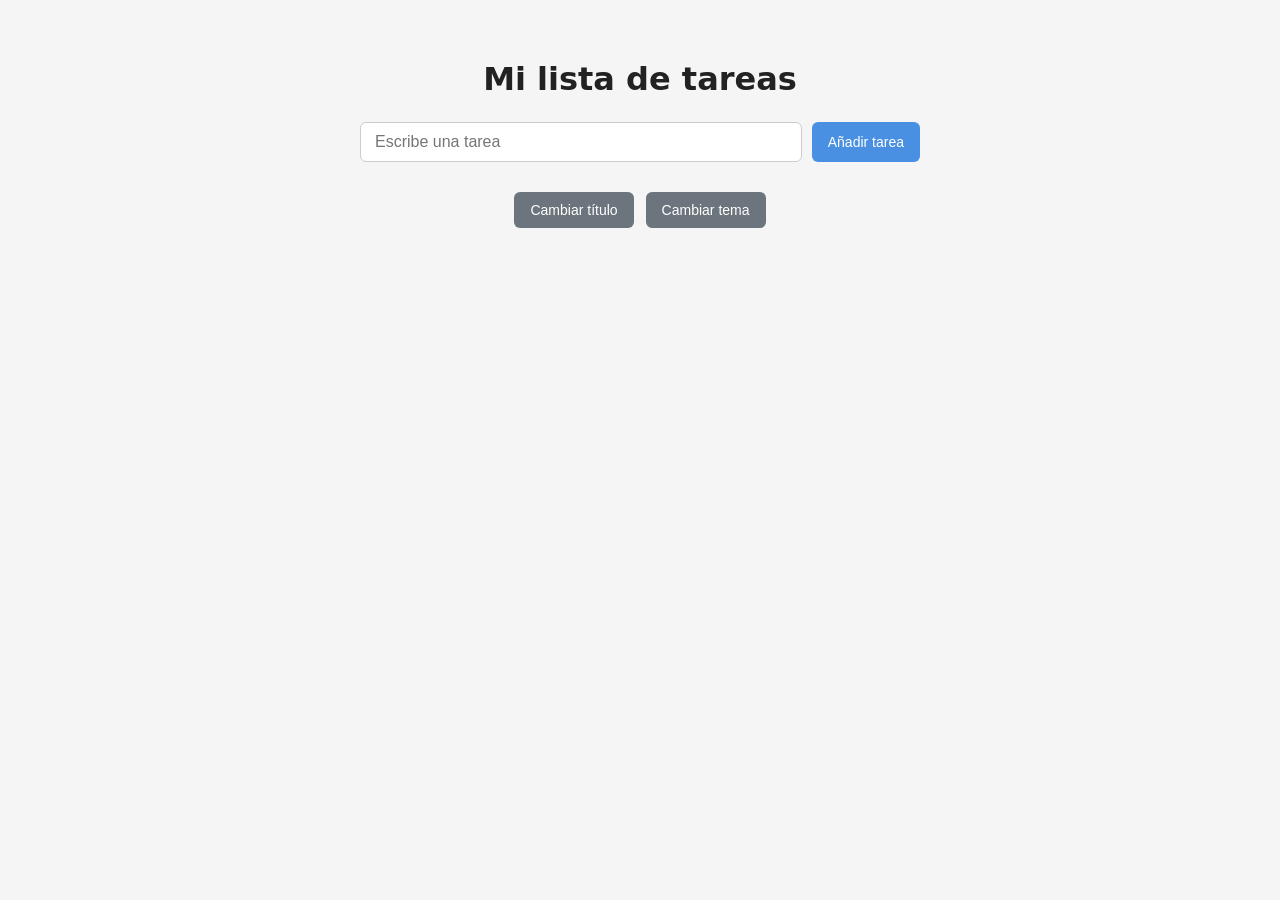
<file: index.html>
<!DOCTYPE html>
<html lang="es">
<head>
  <meta charset="UTF-8">
  <meta name="viewport" content="width=device-width, initial-scale=1.0">
  <title>Gestor de tareas</title>
  <link rel="stylesheet" href="form_tarea.css">
</head>
<body>
  <h1 id="titulo">Mi lista de tareas</h1>

  <div class="controles">
    <input type="text" id="tarea" placeholder="Escribe una tarea" autocomplete="off">
    <button id="anadir">Añadir tarea</button>
  </div>

  <ul id="lista"></ul>

  <div class="botones-extra">
    <button id="cambiar-titulo">Cambiar título</button>
    <button id="tema">Cambiar tema</button>
  </div>

  <script src="form_tarea.js"></script>
</body>
</html>

<!-- revisa tu hml -->
</file>
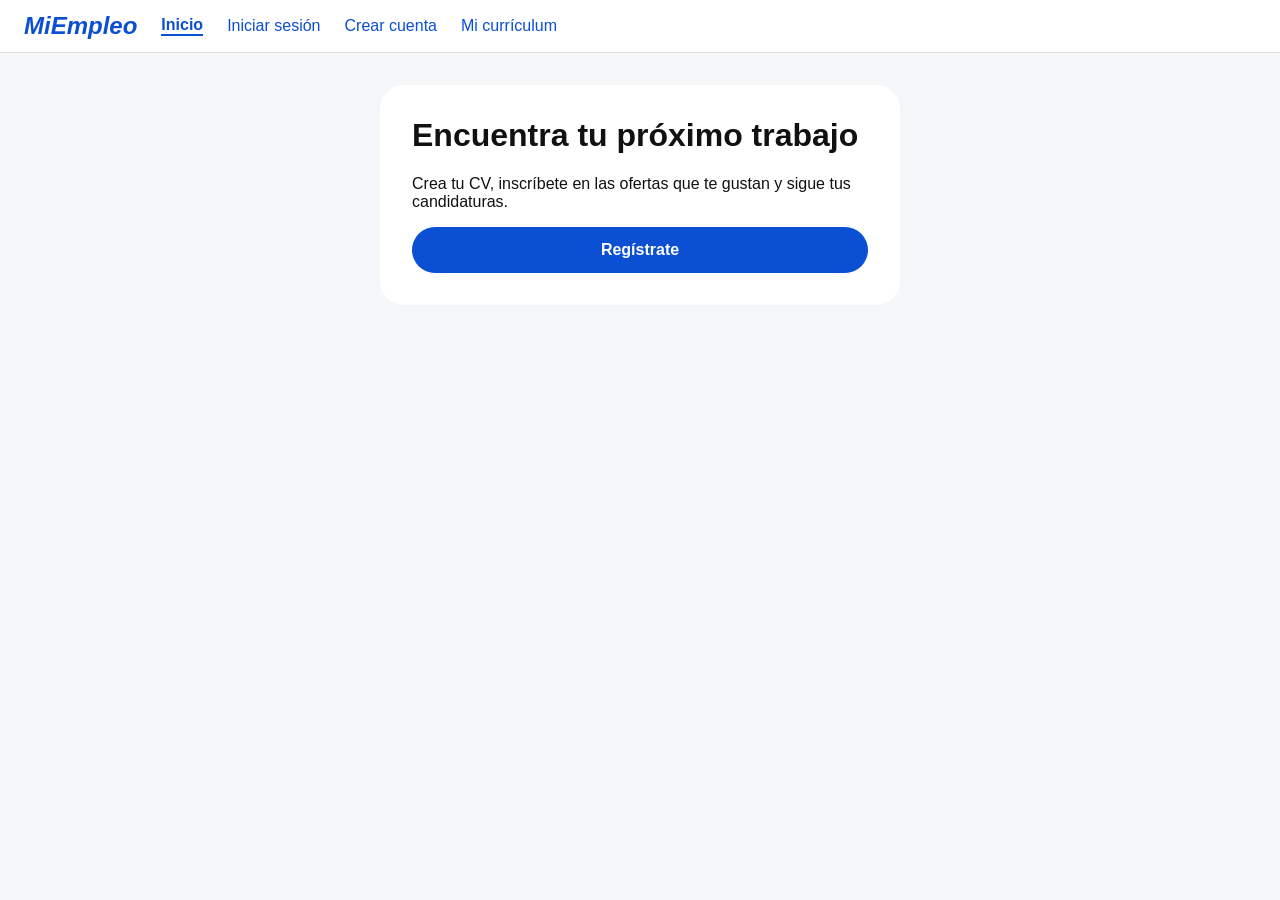
<file: infojobs/index.html>
<!DOCTYPE html>
<html lang="es">
<head>
  <meta charset="UTF-8">
  <meta name="viewport" content="width=device-width, initial-scale=1">
  <title>Inicio - MiEmpleo</title>
  <!-- CSS: el orden importa, base.css define las variables -->
  <link rel="stylesheet" href="css/base.css">
  <link rel="stylesheet" href="css/navegacion.css">
  <link rel="stylesheet" href="css/formularios.css">
</head>
<body>
  <!-- Barra superior (se repite igual en cada página) -->
  <nav>
    <span class="logo">MiEmpleo</span>
    <a href="index.html">Inicio</a>
    <a href="login.html">Iniciar sesión</a>
    <a href="registro.html">Crear cuenta</a>
    <a href="curriculum.html">Mi currículum</a>
  </nav>

  <main>
    <div class="tarjeta">
      <h1>Encuentra tu próximo trabajo</h1>
      <p>Crea tu CV, inscríbete en las ofertas que te gustan y sigue tus candidaturas.</p>
      <a class="boton" href="registro.html">Regístrate</a>
    </div>
  </main>

  <!-- JS al final del body: así el HTML ya existe cuando el código lo busca -->
  <script src="js/comun.js"></script>
</body>
</html>
</file>
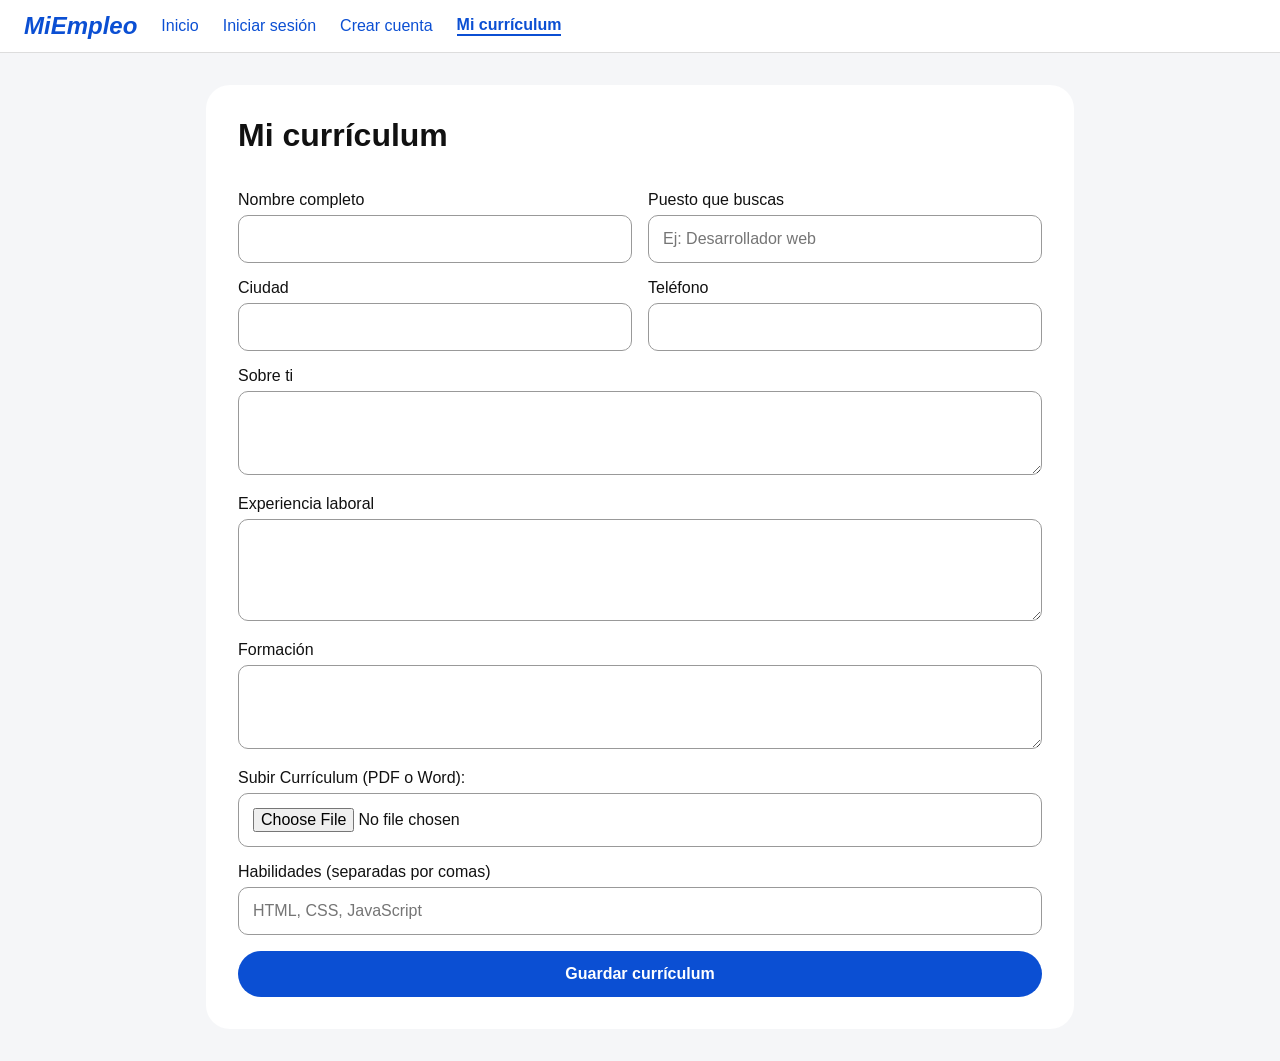
<file: infojobs/curriculum.html>
<!DOCTYPE html>
<html lang="es">
<head>
  <meta charset="UTF-8">
  <meta name="viewport" content="width=device-width, initial-scale=1">
  <title>Mi currículum - MiEmpleo</title>
  <!-- CSS: el orden importa, base.css define las variables -->
  <link rel="stylesheet" href="css/base.css">
  <link rel="stylesheet" href="css/navegacion.css">
  <link rel="stylesheet" href="css/formularios.css">
</head>
<body>
  <!-- Barra superior (se repite igual en cada página) -->
  <nav>
    <span class="logo">MiEmpleo</span>
    <a href="index.html">Inicio</a>
    <a href="login.html">Iniciar sesión</a>
    <a href="registro.html">Crear cuenta</a>
    <a href="curriculum.html">Mi currículum</a>
  </nav>

  <main>
    <div class="tarjeta ancha">
      <h1>Mi currículum</h1>
      <form id="form-cv">
        <div class="columnas">
          <div><label for="cv-nombre">Nombre completo</label>
               <input type="text" id="cv-nombre" required></div>
          <div><label for="cv-puesto">Puesto que buscas</label>
               <input type="text" id="cv-puesto" placeholder="Ej: Desarrollador web" required></div>
          <div><label for="cv-ciudad">Ciudad</label>
               <input type="text" id="cv-ciudad"></div>
          <div><label for="cv-telefono">Teléfono</label>
               <input type="tel" id="cv-telefono"></div>
        </div>

        <label for="cv-resumen">Sobre ti</label>
        <textarea id="cv-resumen" rows="3"></textarea>

        <label for="cv-experiencia">Experiencia laboral</label>
        <textarea id="cv-experiencia" rows="4"></textarea>

        <label for="cv-formacion">Formación</label>
        <textarea id="cv-formacion" rows="3"></textarea>

       <label for="cv-archivo">Subir Currículum (PDF o Word):</label>
<input type="file" id="cv-archivo" name="cv-archivo" accept=".pdf, .doc, .docx">


        <label for="cv-habilidades">Habilidades (separadas por comas)</label>
        <input type="text" id="cv-habilidades" placeholder="HTML, CSS, JavaScript">

        <button type="submit">Guardar currículum</button>
      </form>
    </div>
  </main>

  <!-- JS al final del body: así el HTML ya existe cuando el código lo busca -->
  <script src="js/comun.js"></script>
  <script src="js/curriculum.js"></script>
</body>
</html>
</file>
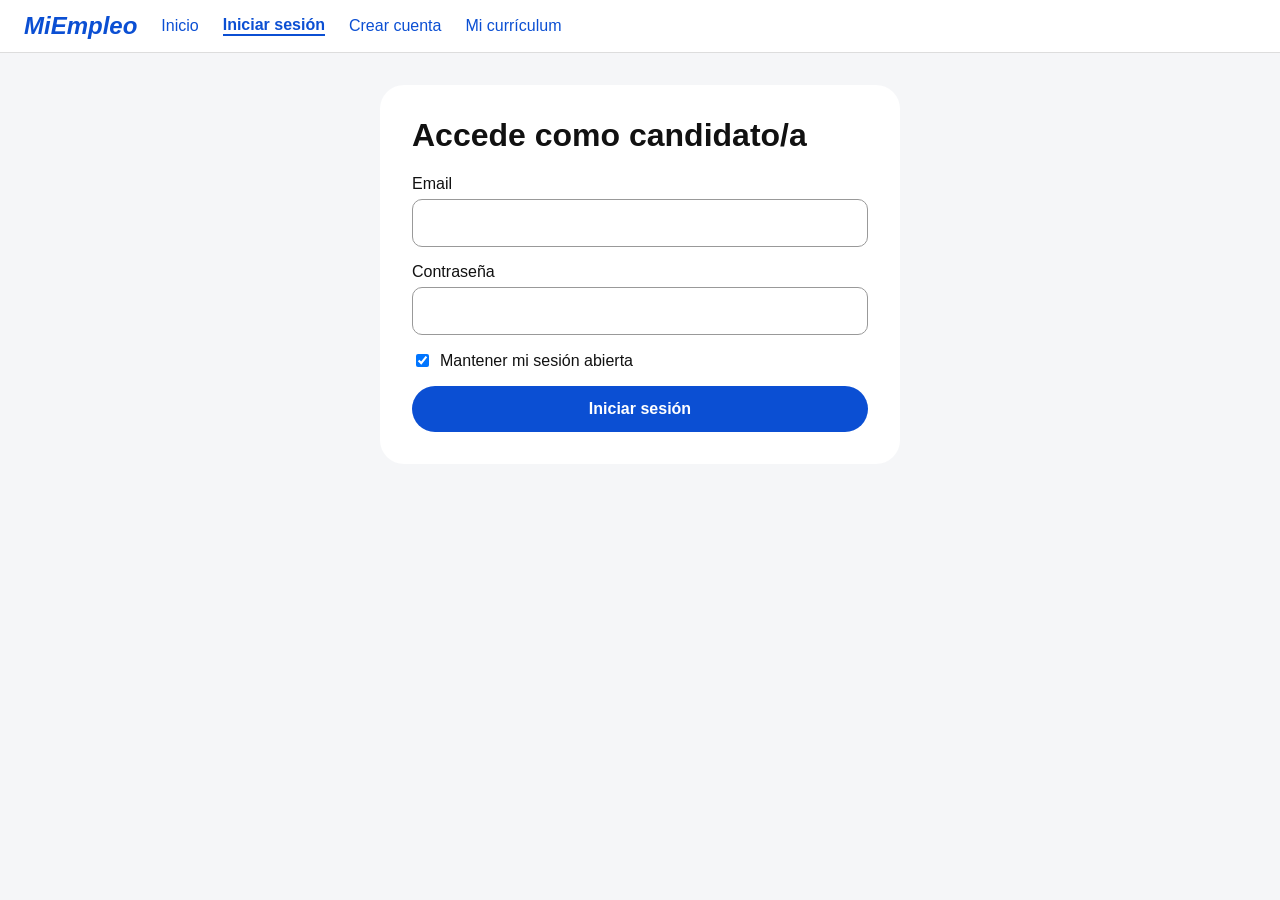
<file: infojobs/login.html>
<!DOCTYPE html>
<html lang="es">
<head>
  <meta charset="UTF-8">
  <meta name="viewport" content="width=device-width, initial-scale=1">
  <title>Iniciar sesión - MiEmpleo</title>
  <!-- CSS: el orden importa, base.css define las variables -->
  <link rel="stylesheet" href="css/base.css">
  <link rel="stylesheet" href="css/navegacion.css">
  <link rel="stylesheet" href="css/formularios.css">
</head>
<body>
  <!-- Barra superior (se repite igual en cada página) -->
  <nav>
    <span class="logo">MiEmpleo</span>
    <a href="index.html">Inicio</a>
    <a href="login.html">Iniciar sesión</a>
    <a href="registro.html">Crear cuenta</a>
    <a href="curriculum.html">Mi currículum</a>
  </nav>

  <main>
    <div class="tarjeta">
      <h1>Accede como candidato/a</h1>
      <form id="form-login">
        <label for="login-email">Email</label>
        <input type="email" id="login-email" required>

        <label for="login-pass">Contraseña</label>
        <input type="password" id="login-pass" required>

        <div class="check">
          <input type="checkbox" id="recordar" checked>
          <label for="recordar">Mantener mi sesión abierta</label>
        </div>

        <button type="submit">Iniciar sesión</button>
      </form>
    </div>
  </main>

  <!-- JS al final del body: así el HTML ya existe cuando el código lo busca -->
  <script src="js/comun.js"></script>
  <script src="js/login.js"></script>
</body>
</html>
</file>
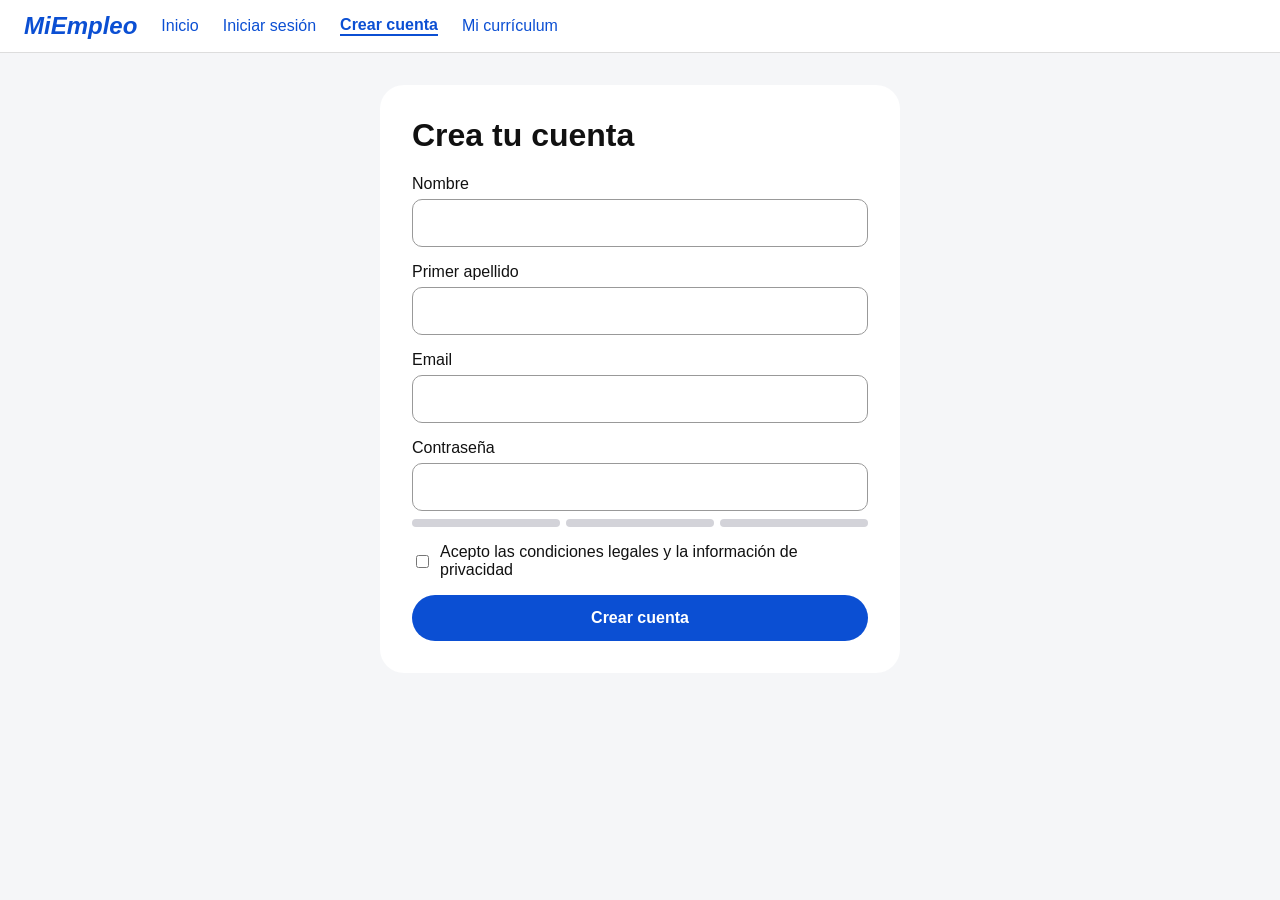
<file: infojobs/registro.html>
<!DOCTYPE html>
<html lang="es">
<head>
  <meta charset="UTF-8">
  <meta name="viewport" content="width=device-width, initial-scale=1">
  <title>Crear cuenta - MiEmpleo</title>
  <!-- CSS: el orden importa, base.css define las variables -->
  <link rel="stylesheet" href="css/base.css">
  <link rel="stylesheet" href="css/navegacion.css">
  <link rel="stylesheet" href="css/formularios.css">
</head>
<body>
  <!-- Barra superior (se repite igual en cada página) -->
  <nav>
    <span class="logo">MiEmpleo</span>
    <a href="index.html">Inicio</a>
    <a href="login.html">Iniciar sesión</a>
    <a href="registro.html">Crear cuenta</a>
    <a href="curriculum.html">Mi currículum</a>
  </nav>

  <main>
    <div class="tarjeta">
      <h1>Crea tu cuenta</h1>
      <form id="form-registro">
        <label for="reg-nombre">Nombre</label>
        <input type="text" id="reg-nombre" required>

        <label for="reg-apellido">Primer apellido</label>
        <input type="text" id="reg-apellido" required>

        <label for="reg-email">Email</label>
        <input type="email" id="reg-email" required>

        <label for="reg-pass">Contraseña</label>
        <input type="password" id="reg-pass" required>

        <!-- Los 3 trocitos que registro.js ilumina -->
        <div class="seguridad" id="seguridad"><span></span><span></span><span></span></div>

        <div class="check">
          <input type="checkbox" id="reg-acepto" required>
          <label for="reg-acepto">Acepto las condiciones legales y la información de privacidad</label>
        </div>

        <button type="submit">Crear cuenta</button>
      </form>
    </div>
  </main>

  <!-- JS al final del body: así el HTML ya existe cuando el código lo busca -->
  <script src="js/comun.js"></script>
  <script src="js/registro.js"></script>
</body>
</html>
</file>
<file: form_tarea.css>
/* Estilos base */
* {
  box-sizing: border-box;
  margin: 0;
  padding: 0;
}

body {
  font-family: system-ui, -apple-system, sans-serif;
  max-width: 600px;
  margin: 40px auto;
  padding: 20px;
  background-color: #f5f5f5;
  color: #222;
  transition: background-color 0.3s, color 0.3s;
}

h1 {
  margin-bottom: 24px;
  text-align: center;
}

.controles {
  display: flex;
  gap: 10px;
  margin-bottom: 24px;
}

#tarea {
  flex: 1;
  padding: 10px 14px;
  font-size: 16px;
  border: 1px solid #ccc;
  border-radius: 6px;
}

button {
  padding: 10px 16px;
  font-size: 14px;
  border: none;
  border-radius: 6px;
  cursor: pointer;
  background-color: #4a90e2;
  color: white;
  transition: background-color 0.2s;
}

button:hover {
  background-color: #357abd;
}

/* Lista de tareas */
#lista {
  list-style: none;
  margin-bottom: 30px;
}

#lista li {
  display: flex;
  align-items: center;
  gap: 10px;
  padding: 12px 14px;
  margin-bottom: 8px;
  background-color: white;
  border-radius: 6px;
  box-shadow: 0 1px 3px rgba(0, 0, 0, 0.08);
  transition: all 0.2s;
}

#lista li button {
  padding: 6px 12px;
  font-size: 13px;
}

#lista li button:last-child {
  background-color: #e74c3c;
}

#lista li button:last-child:hover {
  background-color: #c0392b;
}

/* Clase para tarea completada (Ejercicio 3) */
.completada {
  text-decoration: line-through;
  color: #888;
  background-color: #f0f0f0 !important;
}

/* Tema oscuro (Ejercicio 6) */
body.oscuro {
  background-color: #1e1e1e;
  color: #f0f0f0;
}

body.oscuro #lista li {
  background-color: #2d2d2d;
  color: #f0f0f0;
}

body.oscuro .completada {
  color: #777;
  background-color: #252525 !important;
}

body.oscuro #tarea {
  background-color: #2d2d2d;
  color: #f0f0f0;
  border-color: #555;
}

.botones-extra {
  display: flex;
  gap: 12px;
  justify-content: center;
}

.botones-extra button {
  background-color: #6c757d;
}

.botones-extra button:hover {
  background-color: #5a6268;
}
</file>
<file: infojobs/css/base.css>
/* =====================================================
   base.css  ->  Estilos GENERALES de toda la web
   Se carga primero porque define las variables (colores)
   que usan los demás archivos CSS.
   ===================================================== */

/* Variables: cambia un color aquí y cambia en toda la web */
:root {
  --azul: #0b4fd3;
  --azul-oscuro: #093ea8;
  --fondo: #f5f6f8;
  --texto: #111;
  --borde: #999;
}

/* Hace que el padding no agrande las cajas */
* { box-sizing: border-box; }

body {
  margin: 0;
  font-family: "Segoe UI", Arial, sans-serif;
  background: var(--fondo);
  color: var(--texto);
}

/* Contenedor central de cada página */
main { max-width: 900px; margin: 32px auto; padding: 0 16px; }

/* Tarjeta blanca redondeada (como en InfoJobs) */
.tarjeta {
  background: white;
  border-radius: 24px;
  padding: 32px;
  max-width: 520px;
  margin: 0 auto;
}
.tarjeta.ancha { max-width: 100%; }   /* variante para el currículum */
h1 { margin-top: 0; }
</file>
<file: infojobs/css/navegacion.css>
/* =====================================================
   navegacion.css  ->  Barra superior con los enlaces
   ===================================================== */
nav {
  background: white;
  border-bottom: 1px solid #ddd;
  padding: 12px 24px;
  display: flex;          /* pone los elementos en fila */
  align-items: center;
  gap: 24px;
  flex-wrap: wrap;        /* en móvil, salta de línea */
}
.logo { font-size: 24px; font-weight: bold; font-style: italic; color: var(--azul); }
nav a { color: var(--azul); text-decoration: none; }
nav a:hover { text-decoration: underline; }

/* Esta clase la añade comun.js al enlace de la página actual */
nav a.activo { font-weight: bold; border-bottom: 2px solid var(--azul); }
</file>
<file: infojobs/css/formularios.css>
/* =====================================================
   formularios.css  ->  Campos, botones y barra de seguridad
   ===================================================== */
label { display: block; margin: 16px 0 6px; }

input, textarea {
  width: 100%;
  padding: 14px;
  border: 1px solid var(--borde);
  border-radius: 10px;
  font-size: 16px;
  font-family: inherit;
}
input:focus, textarea:focus { outline: 2px solid var(--azul); }

/* Casilla + texto en una misma fila */
.check { display: flex; gap: 8px; align-items: center; margin: 16px 0; }
.check input { width: auto; }
.check label { margin: 0; }

/* Botón en forma de píldora */
button, .boton {
  display: block;
  text-align: center;
  text-decoration: none;
  background: var(--azul);
  color: white;
  border: none;
  border-radius: 999px;
  padding: 14px 28px;
  font-size: 16px;
  font-weight: 600;
  cursor: pointer;
  width: 100%;
  margin-top: 16px;
}
button:hover, .boton:hover { background: var(--azul-oscuro); }

/* Barra de seguridad de la contraseña: 3 trocitos */
.seguridad { display: flex; gap: 6px; margin-top: 8px; }
.seguridad span { flex: 1; height: 8px; border-radius: 4px; background: #d3d3d9; }
.seguridad span.activo { background: var(--azul); }  /* lo pone registro.js */

/* Dos columnas en el currículum (una sola en móvil) */
.columnas { display: grid; grid-template-columns: 1fr 1fr; gap: 0 16px; }
@media (max-width: 600px) { .columnas { grid-template-columns: 1fr; } }
</file>
